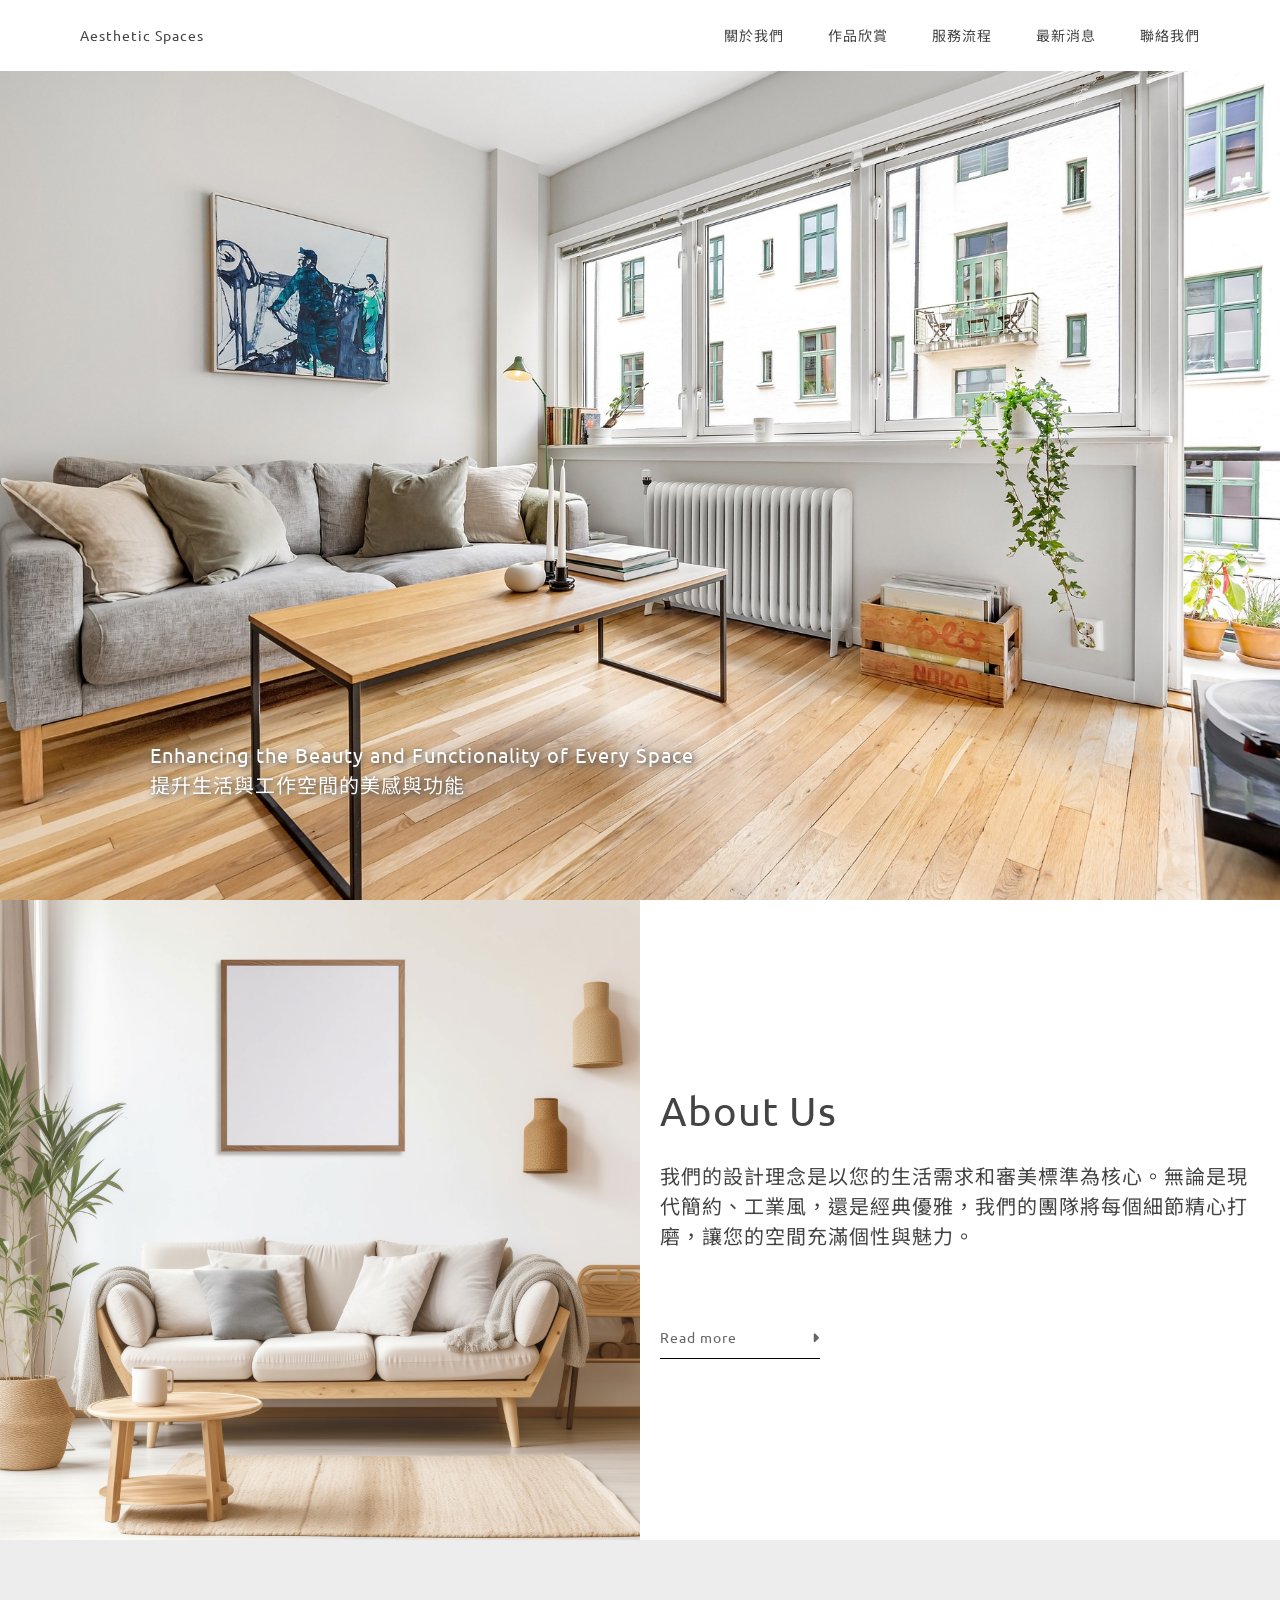
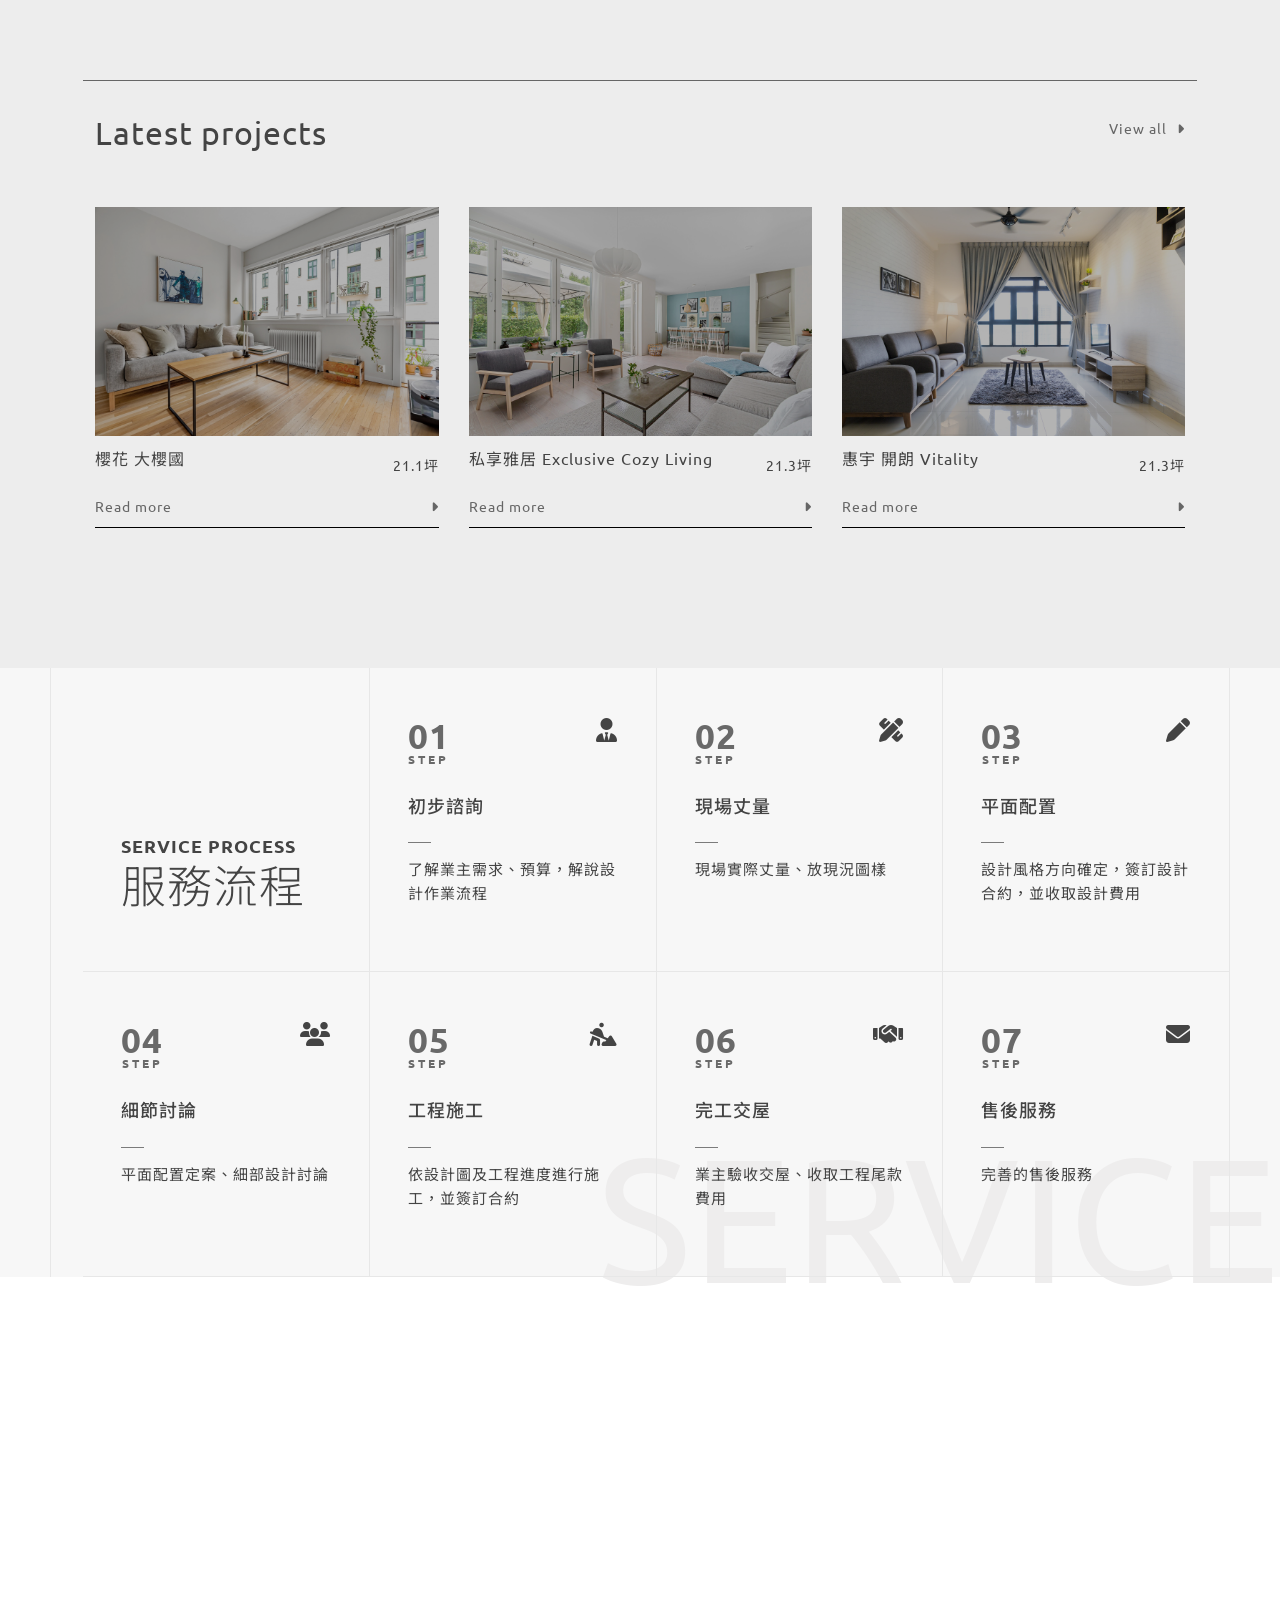
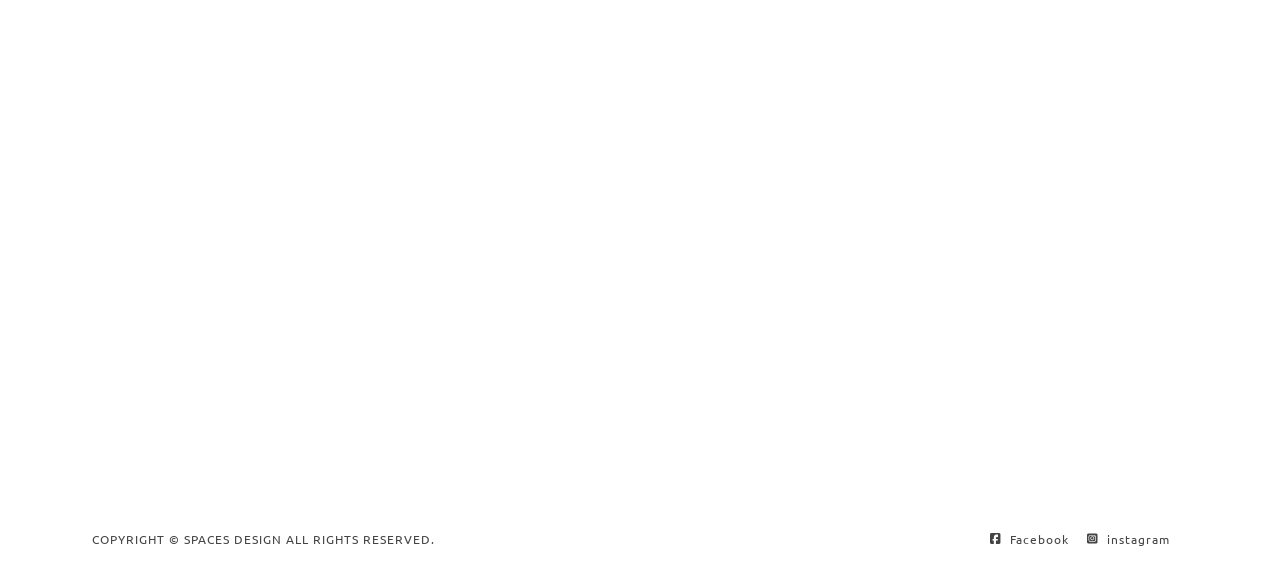
<file: index.html>
<!DOCTYPE html>
<html lang="en">
<head>
    <meta charset="UTF-8">
    <meta name="viewport" content="width=device-width, initial-scale=1.0">
    <title>Aesthetic Spaces</title>
     <!-- Bootstrap導入程式 -->
    <!-- Latest compiled and minified CSS -->
    <link href="https://cdn.jsdelivr.net/npm/bootstrap@5.3.3/dist/css/bootstrap.min.css" rel="stylesheet">

    <!-- Latest compiled JavaScript -->
    <script src="https://cdn.jsdelivr.net/npm/bootstrap@5.3.3/dist/js/bootstrap.bundle.min.js"></script>
    <!-- 連結css -->
     <link rel="stylesheet" href="css/style.css">
     <link rel="stylesheet" href="css/index.css">
     
     <link rel="stylesheet" href="https://cdnjs.cloudflare.com/ajax/libs/font-awesome/6.6.0/css/all.min.css" integrity="sha512-Kc323vGBEqzTmouAECnVceyQqyqdsSiqLQISBL29aUW4U/M7pSPA/gEUZQqv1cwx4OnYxTxve5UMg5GT6L4JJg==" crossorigin="anonymous" referrerpolicy="no-referrer" />
     
     <!-- AOS -->
     <link rel="stylesheet" href="https://unpkg.com/aos@next/dist/aos.css" />
     <script src="https://unpkg.com/aos@next/dist/aos.js"></script>


    <!-- Swiper's CSS -->
    <link rel="stylesheet" href="https://unpkg.com/swiper/swiper-bundle.min.css" />

</head>
<body>
    <div class="wrapper">
        <header class="header">
            <div class="logo"><a href="index.html">Aesthetic Spaces</a></div>
            <div class="nav" id="linkbar">
                <nav>

                    <a href="about.html">
                        <span class="tw">關於我們</span>
                    </a>
                    <a href="project.html">
                        <span class="tw">作品欣賞</span>
                    </a>
                    <a href="service.html">
                        <span class="tw">服務流程</span>
                    </a>
                    <a href="news.html">
                        <span class="tw">最新消息</span>
                    </a>
                    <a href="contact.html">
                        <span class="tw">聯絡我們</span>
                    </a>
                </nav>
            </div>
            
            <div class="hamburger" id="toggle" >
                <i class="fa fa-bars fa-2x" onclick="ChangeIcon(this)"></i>
                               
                <script src="js/main.js"></script>
            </div>

        </header>

         <!-- Swiper -->
        <div class="swiper swiper-1">
            <div class="swiper-wrapper">
                <div class="swiper-slide">
                    <img src="img/index/1.jpg">
                    <div class="caption">
                        <div class="en">Create the Perfect Space, Just for You</div>
                        <div class="cn">打造專屬您的理想空間</div>
                    </div>
                </div>
                <div class="swiper-slide">
                    <img src="img/index/2.jpg">
                    <div class="caption" >
                        <div class="en">Enhancing the Beauty and Functionality of Every Space</div>
                        <div class="cn">提升生活與工作空間的美感與功能</div>
                    </div>
                </div>
                <div class="swiper-slide">
                    <img src="img/index/3.jpg">
                    <div class="caption">
                        <div class="en">Design Meet Your Needs</div>
                        <div class="cn">滿足你的需求</div>
                    </div>
                </div>
            </div>
        </div>
        


        <div class="main">
            <div class="about">
                <div class="container-fluid">
                    <div class="row">
                        <div class="col-lg-6 col-12" style="padding: 0%;">
                            <a href="about.html">
                                <div class="about-img">
                                    <img src="img/index/about.jpg">
                                </div>
                            </a>
                        </div>
                        <div class="col-lg-6 col-12 about-txt">
                            <div class="about-title fs-1">About Us</div>
                            <div class="about-caption fs-5">
                                    <p>
                                        我們的設計理念是以您的生活需求和審美標準為核心。無論是現代簡約、工業風，還是經典優雅，我們的團隊將每個細節精心打磨，讓您的空間充滿個性與魅力。
                                    </p>
                            </div>
                            <div class="about-btn">
                                <div class="readmore">
                                    <a href="about.html">
                                        <div class="crop">
                                            <div class="crop-text">
                                                <span class="crop-text-inner">Read more</span>
                                                <span class="crop-arrow">
                                                <i class="fa-solid fa-caret-right"></i>
                                                </span>
                                            </div>                                            
                                        </div>
                                    </a>
                                </div>
                            </div>
                        </div>                        
                    </div>
                </div>
            </div>

        <div class="projects">
            <div class="container-fluid projects-container">
                <div class="projects-heading row">
                    <div class="col-6 title">Latest projects</div>
                    <div class="col-6 projects-view">
                        <a href="project.html">
                            <div>
                                <div class="crop-text" data-text="View all">
                                    <span class="crop-text-inner">View all</span>
                                    <span class="crop-arrow">
                                    <i class="fa-solid fa-caret-right"></i>
                                    </span>
                                </div>
                            </div>
                        </a>
                    </div>
                </div>

                <div class="projects-wrapper">
                    <div class="swiper swiper-2">
                        <div class="swiper-wrapper">
                            <div class="swiper-slide projects-item">
                                <a>
                                <div class="projects-img">
                                    <img src="img/index/projects-1.jpg">
                                </div>
                                <div class="projects-name">
                                    <div class="projects-title">櫻花 大櫻國</div>
                                    <div class="projects-size">21.1坪</div>
                                </div>
                                <div class="readmore">
                                    <div class="crop">
                                        <div class="crop-text">
                                            <span class="crop-text-inner">Read more</span>
                                            <span class="crop-arrow">
                                            <i class="fa-solid fa-caret-right"></i>
                                            </span>
                                        </div>                                        
                                    </div>
                                </div>
                                </a>
                            </div>
                            <div class="swiper-slide projects-item">
                                <a>
                                <div class="projects-img">
                                    <img src="img/index/projects-2.jpg">
                                </div>
                                <div class="projects-name">
                                    <div class="projects-title">私享雅居 Exclusive Cozy Living</div>
                                    <div class="projects-size">21.3坪</div>
                                </div>
                                <div class="readmore">
                                    <div class="crop">
                                        <div class="crop-text">
                                            <span class="crop-text-inner">Read more</span>
                                            <span class="crop-arrow">
                                            <i class="fa-solid fa-caret-right"></i>
                                            </span>
                                        </div>                                        
                                    </div>
                                </div>
                                </a>
                            </div>
                            <div class="swiper-slide projects-item">
                                <a>
                                <div class="projects-img">
                                    <img src="img/index/projects-3.jpg">
                                </div>
                                <div class="projects-name">
                                    <div class="projects-title">惠宇 開朗 Vitality</div>
                                    <div class="projects-size">21.3坪</div>
                                </div>
                                <div class="readmore">
                                    <div class="crop">
                                        <div class="crop-text">
                                            <span class="crop-text-inner">Read more</span>
                                            <span class="crop-arrow">
                                            <i class="fa-solid fa-caret-right"></i>
                                            </span>
                                        </div>                                        
                                    </div>
                                </div>
                                </a>
                            </div>
                        </div>

                        
                        <div class="swiper-button-next1"><i class="fa-solid fa-circle-chevron-right"></i></div>
                        <div class="swiper-button-prev1"><i class="fa-solid fa-circle-chevron-left"></i></div>
                        

                    </div>
                </div>
            </div>
        </div>

        <div class="service">
            <div class="wrap">
                <ul class="service-list">
                    <div class="titlebox">
                        <em>
                            <i>SERVICE</i>
                            PROCESS
                        </em>
                        <h2>服務流程</h2>
                    </div>
                    <li>
                        <div class="item">
                            <div class="Img">
                                <b class="stepnum">01</b>
                                <i class="fa-solid fa-user-tie"></i>
                            </div>
                            <div class="txt">
                                <h3>初步諮詢</h3>
                                <p class="ellipsis">
                                    了解業主需求、預算，解說設計作業流程
                                </p>
                            </div>
                        </div>
                    </li>
                    <li>
                        <div class="item">
                            <div class="Img">
                                <b class="stepnum">02</b>
                                <i class="fa-solid fa-pen-ruler"></i>
                            </div>
                            <div class="txt">
                                <h3>現場丈量</h3>
                                <p class="ellipsis">
                                    現場實際丈量、放現況圖樣
                                </p>
                            </div>
                        </div>
                    </li>
                    <li>
                        <div class="item">
                            <div class="Img">
                                <b class="stepnum">03</b>
                                <i class="fa-solid fa-pen"></i>
                            </div>
                            <div class="txt">
                                <h3>平面配置</h3>
                                <p class="ellipsis">
                                    設計風格方向確定，簽訂設計合約，並收取設計費用
                                </p>
                            </div>
                        </div>
                    </li>
                    <li>
                        <div class="item">
                            <div class="Img">
                                <b class="stepnum">04</b>
                                <i class="fa-solid fa-users"></i>
                            </div>
                            <div class="txt">
                                <h3>細節討論</h3>
                                <p class="ellipsis">
                                    平面配置定案、細部設計討論
                                </p>
                            </div>
                        </div>
                    </li>
                    <li>
                        <div class="item">
                            <div class="Img">
                                <b class="stepnum">05</b>
                                <i class="fa-solid fa-person-digging"></i>
                            </div>
                            <div class="txt">
                                <h3>工程施工</h3>
                                <p class="ellipsis">
                                    依設計圖及工程進度進行施工，並簽訂合約
                                </p>
                            </div>
                        </div>
                    </li>
                    <li>
                        <div class="item">
                            <div class="Img">
                                <b class="stepnum">06</b>
                                <i class="fa-solid fa-handshake"></i>
                            </div>
                            <div class="txt">
                                <h3>完工交屋</h3>
                                <p class="ellipsis">
                                    業主驗收交屋、收取工程尾款費用
                                </p>
                            </div>
                        </div>
                    </li>
                    <li>
                        <div class="item">
                            <div class="Img">
                                <b class="stepnum">07</b>
                                <i class="fa-solid fa-envelope"></i>
                            </div>
                            <div class="txt">
                                <h3>售後服務</h3>
                                <p class="ellipsis">
                                    完善的售後服務
                                </p>
                            </div>
                        </div>
                    </li>
                </ul>
            </div>
            <div class="etbox">
                SERVICE
            </div>
        </div>

        <div class="news" data-aos="fade-down" data-aos-duration="500">
            <div class="wrap">
                <div class="newsbox">
                    <div class="titlebox">
                        <em>
                            <i>LATEST</i>
                            NEWS
                        </em>
                        <h2>最新消息</h2>
                    </div>
                    <ul class="newslist">
                        <div aria-live="polite" class="slick-list" style="height: 295px;">
                            <div class="slick-track">
                                <li class="slick-slide">
                                    <div class="item">
                                        <div class="date">
                                            <b>2024\06\13</b>
                                        </div>
                                        <div class="newicon">最新快訊</div>
                                        <h3>2023 金堂獎《Light Life》入圍</h3>
                                    </div>
                                </li>
                            </div>
                        </div>
                    </ul>
                    <div class="contralbar">
                        <a class="news-prev">
                            <i class="fa-solid fa-chevron-left"></i>
                        </a>
                        <b class="news-thisnum">
                            <div aria-live="polite" class="slick-list">
                                <div class="slick-track">
                                    <li class="slick-slide">01</li>
                                </div>
                            </div>
                        </b>
                        <b class="news-allnum">01</b>
                        <a class="news-next">
                            <i class="fa-solid fa-chevron-right"></i>
                        </a>
                    </div>
                    <div class="btn">
                        <a href="news.html">
                            VIEW MORE
                        <i class="fa-solid fa-chevron-right"></i>
                        </a>
                        
                    </div>
                </div>
            </div>
        </div>

    </div>

    <footer class="footer">
        <div class="container">
            <div class="row">
                <div class="col-lg-4 col-12">COPYRIGHT © SPACES DESIGN ALL RIGHTS RESERVED.</div>
                <div class="col-lg-8 col-12">
                    <div class="footer-right">
                        <div class="facebook icon">
                            <i class="fa-brands fa-square-facebook"></i>
                            <p class="icon-text">Facebook</p>
                        </div>
                        <div class="instagram icon">
                            <i class="fa-brands fa-square-instagram"></i>
                            <p class="icon-text">instagram</p>
                        </div>
                    </div>
                </div>
            </div>
        </div>
    </footer>
    <div class="scroll-top" style="display: none;">
        <div class="scroll-top-container">
            <i class="fa-solid fa-caret-up"></i>
            <a href="#"><p class="icon-text">top</p></a>       
        </div>
    </div>
    </div>
         <!-- Swiper's JS -->
         <script src="https://unpkg.com/swiper/swiper-bundle.min.js"></script>
         <script src="js/swiper.js"></script>
 
    <script>
        AOS.init();
    </script>
    <script src="js/script.js"></script>
</body>
</html>
</file>
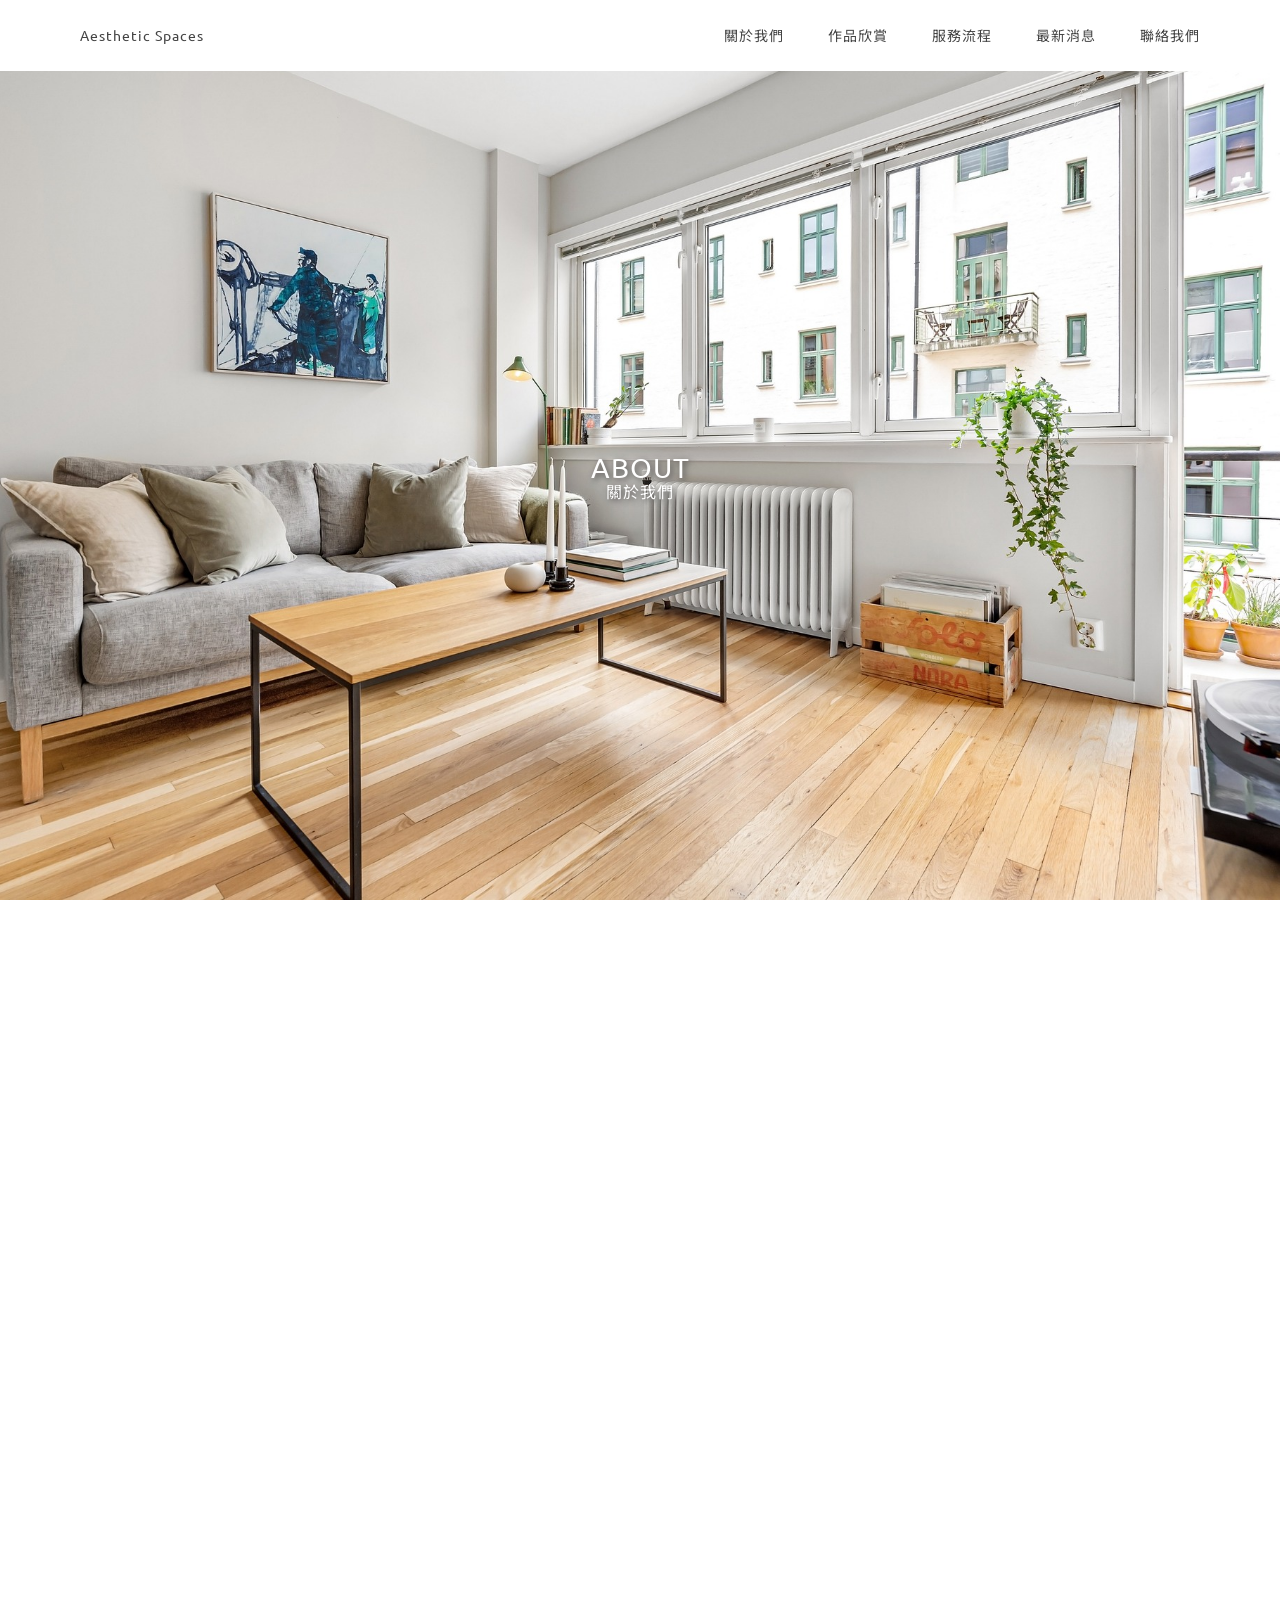
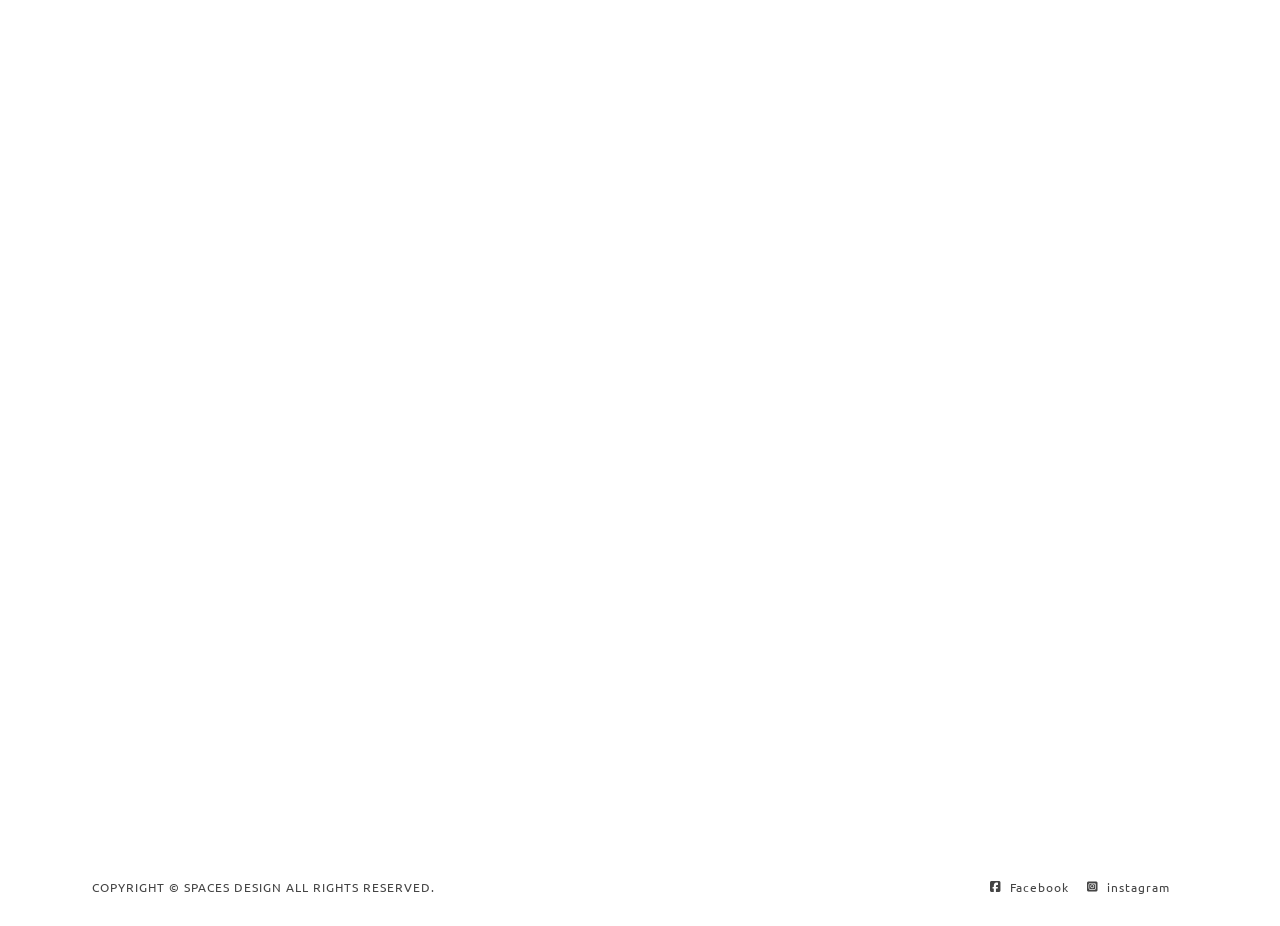
<file: about.html>
<!DOCTYPE html>
<html lang="en">
<head>
    <meta charset="UTF-8">
    <meta name="viewport" content="width=device-width, initial-scale=1.0">
    <title>Aesthetic Spaces</title>
       <!-- Bootstrap導入程式 -->
    <!-- Latest compiled and minified CSS -->
    <link href="https://cdn.jsdelivr.net/npm/bootstrap@5.3.3/dist/css/bootstrap.min.css" rel="stylesheet">

    <!-- Latest compiled JavaScript -->
    <script src="https://cdn.jsdelivr.net/npm/bootstrap@5.3.3/dist/js/bootstrap.bundle.min.js"></script>
    <!-- 連結css -->
     <link rel="stylesheet" href="css/style.css">
     <link rel="stylesheet" href="css/about.css">
     
     <link rel="stylesheet" href="https://cdnjs.cloudflare.com/ajax/libs/font-awesome/6.6.0/css/all.min.css" integrity="sha512-Kc323vGBEqzTmouAECnVceyQqyqdsSiqLQISBL29aUW4U/M7pSPA/gEUZQqv1cwx4OnYxTxve5UMg5GT6L4JJg==" crossorigin="anonymous" referrerpolicy="no-referrer" />
     <!-- AOS -->
     <link rel="stylesheet" href="https://unpkg.com/aos@next/dist/aos.css" />
     <script src="https://unpkg.com/aos@next/dist/aos.js"></script>


    <!-- Swiper's CSS -->
    <link rel="stylesheet" href="https://unpkg.com/swiper/swiper-bundle.min.css" />
</head>
<body>
    <div class="wrapper">
        <div class="header">
            <div class="logo"><a href="index.html">Aesthetic Spaces</a></div>
            <div class="nav" id="linkbar">
                <nav>

                    <a href="about.html">
                        <span class="tw">關於我們</span>
                    </a>
                    <a href="project.html">
                        <span class="tw">作品欣賞</span>
                    </a>
                    <a href="service.html">
                        <span class="tw">服務流程</span>
                    </a>
                    <a href="news.html">
                        <span class="tw">最新消息</span>
                    </a>
                    <a href="contact.html">
                        <span class="tw">聯絡我們</span>
                    </a>
                </nav>
            </div>

            <div class="hamburger" id="toggle" >
                <i class="fa fa-bars fa-2x" onclick="ChangeIcon(this)"></i>
                               
                <script src="js/main.js"></script>
            </div>
        </div>

        <div class="top">
            <div class="top-images" style="background-image: url(img/about/top.jpg);">
                <h1 class="top-title">ABOUT</h1>
                <h4 class="top-subtitle">關於我們</h4>
            </div>
        </div>
        <div class="main">
            <section class="about"data-aos="fade-up"  data-aos-duration="400">
                <div class="container">
                    <div class="row about-container">
                        <div class="col-lg-6 col-12 about-info" id="about-info">
                            <div class="about-title fs-1">About Us</div>
                            <div class="about-caption">
                                <span>我們專注於聆聽客戶的需求，</span>
                                <span>透過專業的設計理念、</span>
                                <span>精湛的工藝以及對細節的追求，</span>
                                <span>為每一位客戶量身打造專屬的家居空間，</span>
                                <span>讓家成為真正的避風港，</span>
                                <span>滿足功能性與美感的雙重需求。</span>
                            </div>
                        </div>
                        <div class="col-lg-6 col-12" id="about-img">
                            <div class="about-img"></div>
                        </div>
                    </div>
                </div>

            </section>

            <section class="design" data-aos="fade-up"  data-aos-duration="400">
                <div class="container">
                    <div class="row">
                        <div class="col-lg-5 col-12 design-img">
                            <div class="images">
                                <img src="img/about/design.jpg">
                            </div>
                        </div>
                        <div class="col-lg-6 col-12 design-info">
                            <div class="design-title fs-1">Design Concept</div>
                            <div class="design-caption">
                                <div class="design-text">
                                    <span>我們以平面規劃為室內設計藍團，</span>
                                    <span>透過詳細的繪圖和作業程序，</span>
                                    <span>侃談彼此的想法，專注傾聽需求</span>
                                    <span>探索最真實的期盼</span>
                                    <span>與你一起實踐夢想中的藍圖</span>
                                </div>
                                <div class="design-text">
                                    <span>我們執守專業的美學素養，</span>
                                    <span>詮釋專業場域之美，</span>
                                    <span>秉持著高度的責任心和專業態度，</span>
                                    <span>以嚴謹準則把關工程的每個細節。</span>
                                </div>
                            </div>
                        </div>
                    </div>
                </div>
            </section>
        </div>
    </div>
    
    <footer class="footer">
        <div class="container">
            <div class="row">
                <div class="col-lg-4 col-12">COPYRIGHT © SPACES DESIGN ALL RIGHTS RESERVED.</div>
                <div class="col-lg-8 col-12">
                    <div class="footer-right">
                        <div class="facebook icon">
                            <i class="fa-brands fa-square-facebook"></i>
                            <p class="icon-text">Facebook</p>
                        </div>
                        <div class="instagram icon">
                            <i class="fa-brands fa-square-instagram"></i>
                            <p class="icon-text">instagram</p>
                        </div>
                    </div>
                </div>
            </div>
        </div>
    </footer>
    <div class="scroll-top" style="display: none;">
        <div class="scroll-top-container">
            <i class="fa-solid fa-caret-up"></i>
            <a href="#"><p class="icon-text">top</p></a>       
        </div>
    </div>

    <script>
        AOS.init();
    </script>
    <script src="js/script.js"></script>
</body>
</html>
</file>
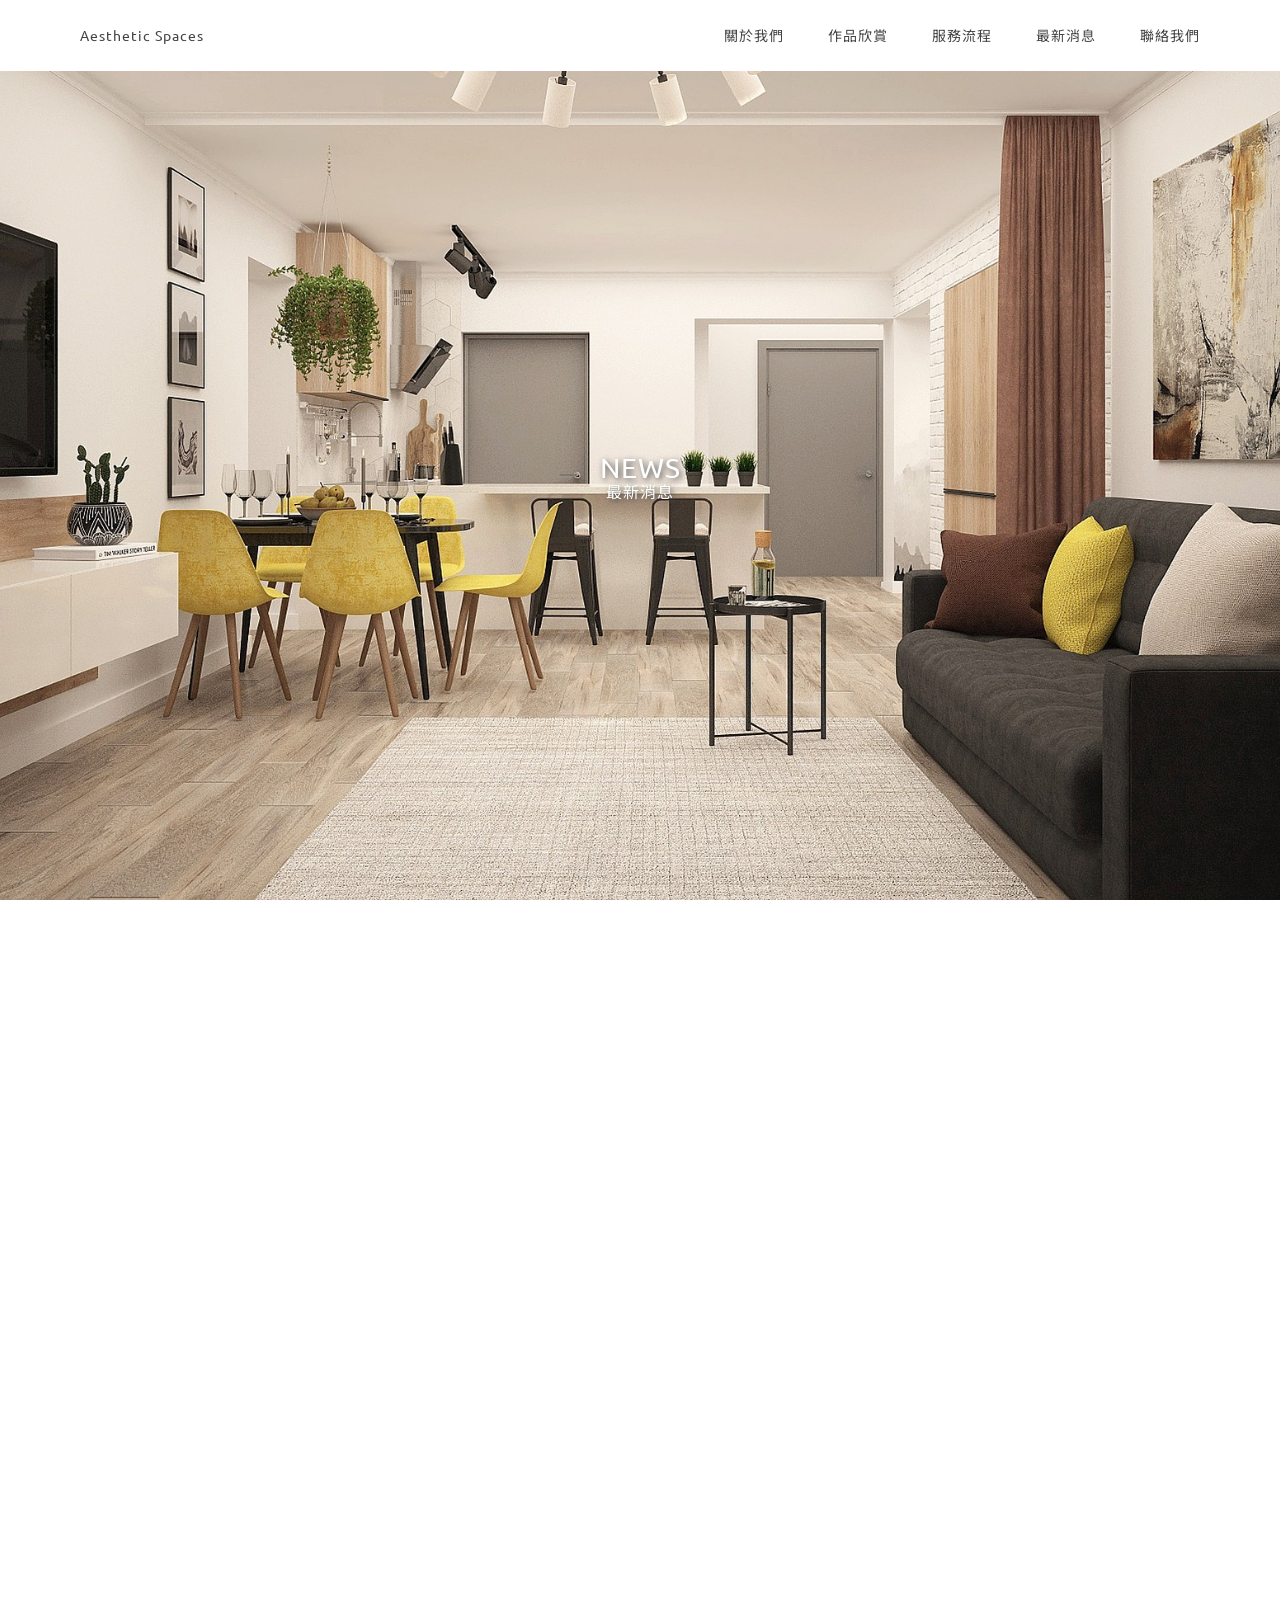
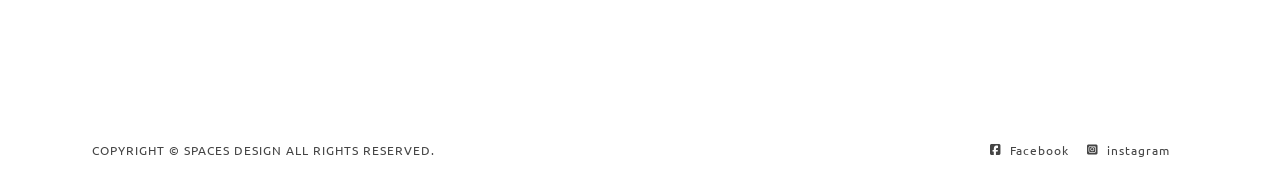
<file: news.html>
<!DOCTYPE html>
<html lang="en">
<head>
    <meta charset="UTF-8">
    <meta name="viewport" content="width=device-width, initial-scale=1.0">
    <title>Aesthetic Spaces</title>
       <!-- Bootstrap導入程式 -->
    <!-- Latest compiled and minified CSS -->
    <link href="https://cdn.jsdelivr.net/npm/bootstrap@5.3.3/dist/css/bootstrap.min.css" rel="stylesheet">

    <!-- Latest compiled JavaScript -->
    <script src="https://cdn.jsdelivr.net/npm/bootstrap@5.3.3/dist/js/bootstrap.bundle.min.js"></script>
    <!-- 連結css -->
     <link rel="stylesheet" href="css/style.css">
     <link rel="stylesheet" href="css/news.css">
     
     <link rel="stylesheet" href="https://cdnjs.cloudflare.com/ajax/libs/font-awesome/6.6.0/css/all.min.css" integrity="sha512-Kc323vGBEqzTmouAECnVceyQqyqdsSiqLQISBL29aUW4U/M7pSPA/gEUZQqv1cwx4OnYxTxve5UMg5GT6L4JJg==" crossorigin="anonymous" referrerpolicy="no-referrer" />
     <!-- AOS -->
     <link rel="stylesheet" href="https://unpkg.com/aos@next/dist/aos.css" />
     <script src="https://unpkg.com/aos@next/dist/aos.js"></script>


    <!-- Swiper's CSS -->
    <link rel="stylesheet" href="https://unpkg.com/swiper/swiper-bundle.min.css" />
</head>
<body>
    <div class="wrapper">
        <div class="header">
            <div class="logo"><a href="index.html">Aesthetic Spaces</a></div>
            <div class="nav" id="linkbar">
                <nav>

                    <a href="about.html">
                        <span class="tw">關於我們</span>
                    </a>
                    <a href="project.html">
                        <span class="tw">作品欣賞</span>
                    </a>
                    <a href="service.html">
                        <span class="tw">服務流程</span>
                    </a>
                    <a href="news.html">
                        <span class="tw">最新消息</span>
                    </a>
                    <a href="contact.html">
                        <span class="tw">聯絡我們</span>
                    </a>
                </nav>
            </div>

            <div class="hamburger" id="toggle" >
                <i class="fa fa-bars fa-2x" onclick="ChangeIcon(this)"></i>
                               
                <script src="js/main.js"></script>
            </div>
        </div>

        <div class="top">
            <div class="top-images" style="background-image: url(img/news/top.jpg);">
                <h1 class="top-title">NEWS</h1>
                <h4 class="top-subtitle">最新消息</h4>
            </div>
        </div>
        <div class="main">
            <div class="news">
                <div class="news-list">
                    <a class="news-item" data-aos="fade-down">
                        <div class="news-date">2024/06/13</div>
                        <div class="news-img">
                            <img src="img/projects/p2.jpg">
                        </div>
                        <div class="news-info">
                            <div class="news-title">2023 金堂獎《Light Life》入圍</div>
                            <div class="readmore">
                                <div class="crop">
                                    <div class="crop-text">
                                        <span class="crop-text-inner">Read more</span>
                                        <span class="crop-arrow">
                                            <i class="fa-solid fa-caret-right"></i>
                                        </span>
                                    </div>                                        
                                </div>
                            </div>
                        </div>                                
                    </a>
                    <a class="news-item" data-aos="fade-down">
                        <div class="news-date">2023/12/27</div>
                        <div class="news-img">
                            <img src="img/projects/p7.jpg">
                        </div>
                        <div class="news-info">
                            <div class="news-title">2023 OUTSTANDING PROPERTY AWARD LONDON《Light Life》榮獲 Official Selection</div>
                            <div class="readmore">
                                <div class="crop">
                                    <div class="crop-text">
                                        <span class="crop-text-inner">Read more</span>
                                        <span class="crop-arrow">
                                            <i class="fa-solid fa-caret-right"></i>
                                        </span>
                                    </div>                                        
                                </div>
                            </div>
                        </div>                                
                    </a>
                    <a class="news-item" data-aos="fade-down">
                        <div class="news-date">2023/12/27</div>
                        <div class="news-img">
                            <img src="img/projects/p3.jpg">
                        </div>
                        <div class="news-info">
                            <div class="news-title">2023 OUTSTANDING PROPERTY AWARD LONDON《Vitality》榮獲 Official Selection</div>
                            <div class="readmore">
                                <div class="crop">
                                    <div class="crop-text">
                                        <span class="crop-text-inner">Read more</span>
                                        <span class="crop-arrow">
                                            <i class="fa-solid fa-caret-right"></i>
                                        </span>
                                    </div>                                        
                                </div>
                            </div>
                        </div>                                
                    </a>
                    <a class="news-item" data-aos="fade-down">
                        <div class="news-date">2023/11/07</div>
                        <div class="news-img">
                            <img src="img/projects/p3.jpg">
                        </div>
                        <div class="news-info">
                            <div class="news-title">2023 APDC 亞太設計精英邀請賽《Vitality》榮獲 佳作獎</div>
                            <div class="readmore">
                                <div class="crop">
                                    <div class="crop-text">
                                        <span class="crop-text-inner">Read more</span>
                                        <span class="crop-arrow">
                                            <i class="fa-solid fa-caret-right"></i>
                                        </span>
                                    </div>                                        
                                </div>
                            </div>
                        </div>                                
                    </a>
                    <a class="news-item" data-aos="fade-down">
                        <div class="news-date">2023/10/17</div>
                        <div class="news-img">
                            <img src="img/projects/p5.jpg">
                        </div>
                        <div class="news-info">
                            <div class="news-title">2023 APDC 亞太設計精英邀請賽《櫻花 大櫻國》榮獲 佳作獎</div>
                            <div class="readmore">
                                <div class="crop">
                                    <div class="crop-text">
                                        <span class="crop-text-inner">Read more</span>
                                        <span class="crop-arrow">
                                            <i class="fa-solid fa-caret-right"></i>
                                        </span>
                                    </div>                                        
                                </div>
                            </div>
                        </div>                                
                    </a>

                </div>
            </div>

        </div>
    </div>
    
    <footer class="footer">
        <div class="container">
            <div class="row">
                <div class="col-lg-4 col-12">COPYRIGHT © SPACES DESIGN ALL RIGHTS RESERVED.</div>
                <div class="col-lg-8 col-12">
                    <div class="footer-right">
                        <div class="facebook icon">
                            <i class="fa-brands fa-square-facebook"></i>
                            <p class="icon-text">Facebook</p>
                        </div>
                        <div class="instagram icon">
                            <i class="fa-brands fa-square-instagram"></i>
                            <p class="icon-text">instagram</p>
                        </div>
                    </div>
                </div>
            </div>
        </div>
    </footer>
    <div class="scroll-top" style="display: none;">
        <div class="scroll-top-container">
            <i class="fa-solid fa-caret-up"></i>
            <a href="#"><p class="icon-text">top</p></a>       
        </div>
    </div>

    <script>
        AOS.init();
    </script>
    <script src="js/script.js"></script>
</body>
</html>
</file>
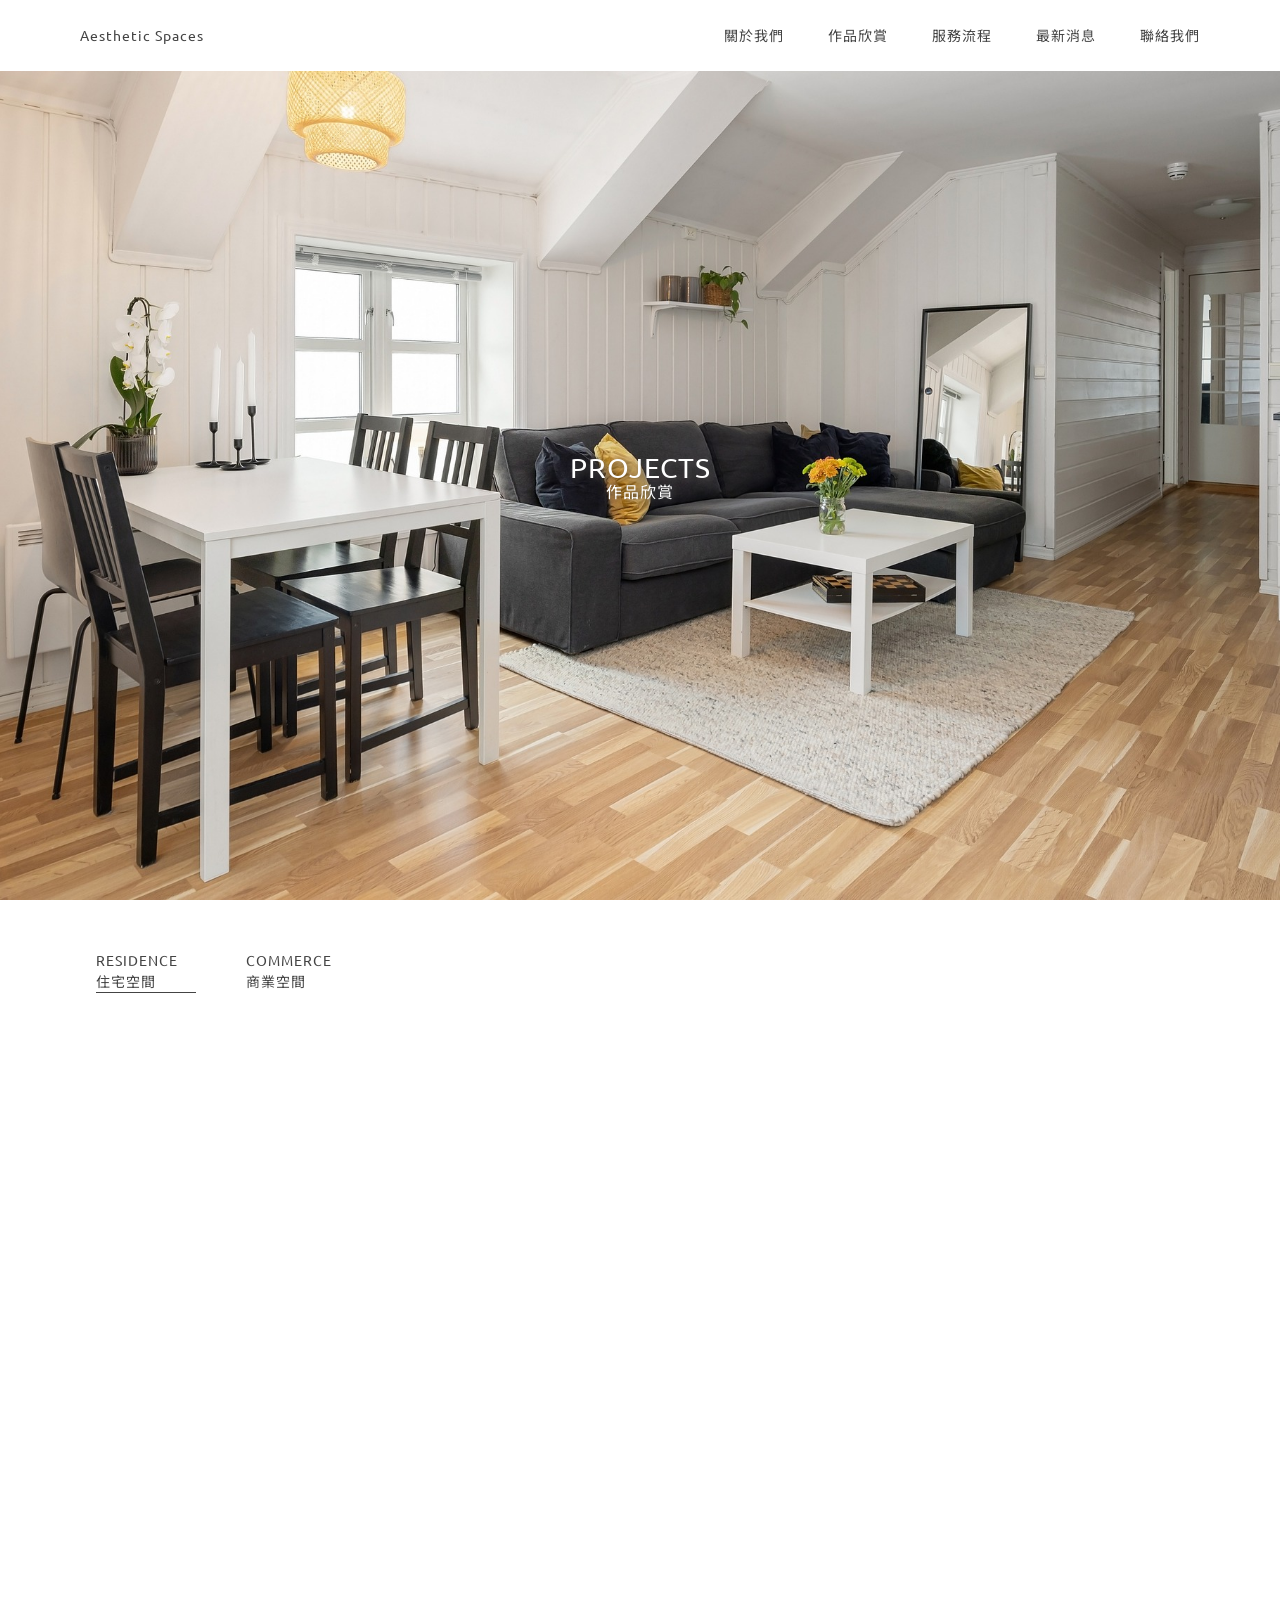
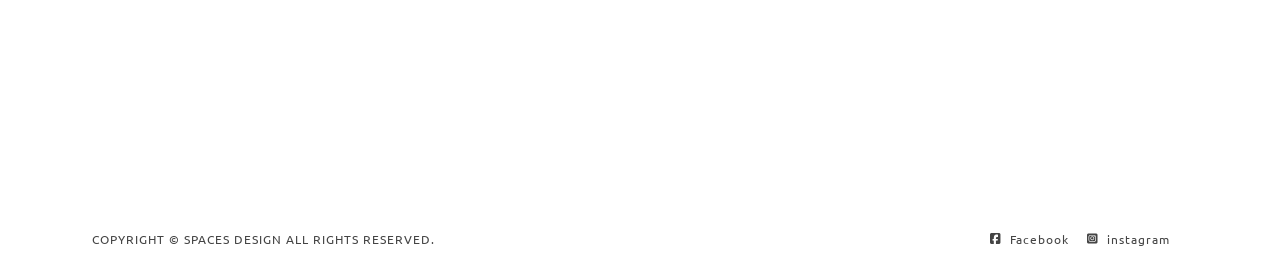
<file: project.html>
<!DOCTYPE html>
<html lang="en">
<head>
    <meta charset="UTF-8">
    <meta name="viewport" content="width=device-width, initial-scale=1.0">
    <title>Aesthetic Spaces</title>
       <!-- Bootstrap導入程式 -->
    <!-- Latest compiled and minified CSS -->
    <link href="https://cdn.jsdelivr.net/npm/bootstrap@5.3.3/dist/css/bootstrap.min.css" rel="stylesheet">

    <!-- Latest compiled JavaScript -->
    <script src="https://cdn.jsdelivr.net/npm/bootstrap@5.3.3/dist/js/bootstrap.bundle.min.js"></script>
    <!-- 連結css -->
     <link rel="stylesheet" href="css/style.css">
     <link rel="stylesheet" href="css/projects.css">
     
     <link rel="stylesheet" href="https://cdnjs.cloudflare.com/ajax/libs/font-awesome/6.6.0/css/all.min.css" integrity="sha512-Kc323vGBEqzTmouAECnVceyQqyqdsSiqLQISBL29aUW4U/M7pSPA/gEUZQqv1cwx4OnYxTxve5UMg5GT6L4JJg==" crossorigin="anonymous" referrerpolicy="no-referrer" />
     <!-- AOS -->
     <link rel="stylesheet" href="https://unpkg.com/aos@next/dist/aos.css" />
     <script src="https://unpkg.com/aos@next/dist/aos.js"></script>


    <!-- Swiper's CSS -->
    <link rel="stylesheet" href="https://unpkg.com/swiper/swiper-bundle.min.css" />
</head>
<body>
    <div class="wrapper">
        <div class="header">
            <div class="logo"><a href="index.html">Aesthetic Spaces</a></div>
            <div class="nav" id="linkbar">
                <nav>

                    <a href="about.html">
                        <span class="tw">關於我們</span>
                    </a>
                    <a href="project.html">
                        <span class="tw">作品欣賞</span>
                    </a>
                    <a href="service.html">
                        <span class="tw">服務流程</span>
                    </a>
                    <a href="news.html">
                        <span class="tw">最新消息</span>
                    </a>
                    <a href="contact.html">
                        <span class="tw">聯絡我們</span>
                    </a>
                </nav>
            </div>

            <div class="hamburger" id="toggle" >
                <i class="fa fa-bars fa-2x" onclick="ChangeIcon(this)"></i>
                               
                <script src="js/main.js"></script>
            </div>
        </div>

        <div class="top">
            <div class="top-images" style="background-image: url(img/projects/top.jpg);">
                <h1 class="top-title">PROJECTS</h1>
                <h4 class="top-subtitle">作品欣賞</h4>
            </div>
        </div>
        <div class="main">
            <div class="project">
                <div class="container-fliud">
                    <div class="row ">
                        <div class="col-12 project-menu">
                            <div class="project-menu-item active">
                                <span class="en">RESIDENCE</span>
                                <span class="tw">住宅空間</span>
                            </div>
                            <div class="project-menu-item">
                                <a>
                                    <span class="en">COMMERCE</span>
                                    <span class="tw">商業空間</span>
                                </a>
                                
                            </div>
                        </div>
                    </div>

                    <div class="project-list">
                        <a class="projects-item" data-aos="fade-down">
                            <div class="projects-img">
                                <img src="img/projects/p6.jpg">
                            </div>
                            <div class="project-info">
                                <div class="projects-name">
                                    <div class="projects-title">大毅 家幸福</div>
                                    <div class="projects-size">21.3坪</div>
                                </div>
                                <div class="readmore">
                                    <div class="crop">
                                        <div class="crop-text">
                                            <span class="crop-text-inner">Read more</span>
                                            <span class="crop-arrow">
                                                <i class="fa-solid fa-caret-right"></i>
                                            </span>
                                        </div>                                        
                                    </div>
                                </div>
                            </div>
                            
                            
                        </a>
                        <a class="projects-item" data-aos="fade-down">
                            <div class="projects-img">
                                <img src="img/projects/p2.jpg">
                            </div>
                            <div class="project-info">
                                <div class="projects-name">
                                    <div class="projects-title">私享雅居 Exclusive Cozy Living</div>
                                    <div class="projects-size">21.3坪</div>
                                </div>
                                <div class="readmore">
                                    <div class="crop">
                                        <div class="crop-text">
                                            <span class="crop-text-inner">Read more</span>
                                            <span class="crop-arrow">
                                            <i class="fa-solid fa-caret-right"></i>
                                            </span>
                                        </div>                                        
                                    </div>
                                </div>
                            </div>
                        </a>
                        <a class="projects-item" data-aos="fade-down">
                            <div class="projects-img">
                                <img src="img/projects/p3.jpg">
                            </div>
                            <div class="project-info">
                                <div class="projects-name">
                                    <div class="projects-title">惠宇 開朗 Vitality</div>
                                    <div class="projects-size">21.3坪</div>
                                </div>
                                <div class="readmore">
                                    <div class="crop">
                                        <div class="crop-text">
                                            <span class="crop-text-inner">Read more</span>
                                            <span class="crop-arrow">
                                            <i class="fa-solid fa-caret-right"></i>
                                            </span>
                                        </div>                                        
                                    </div>
                                </div>
                            </div>
                        </a>
                        <a class="projects-item" data-aos="fade-down">
                            <div class="projects-img">
                                <img src="img/projects/p7.jpg">
                            </div>
                            <div class="project-info">
                                <div class="projects-name">
                                    <div class="projects-title">邱宅 Light Life</div>
                                    <div class="projects-size">70坪</div>
                                </div>
                                <div class="readmore">
                                    <div class="crop">
                                        <div class="crop-text">
                                            <span class="crop-text-inner">Read more</span>
                                            <span class="crop-arrow">
                                            <i class="fa-solid fa-caret-right"></i>
                                            </span>
                                        </div>                                        
                                    </div>
                                </div>
                            </div>
                        </a>
                        <a class="projects-item" data-aos="fade-down">
                            <div class="projects-img">
                                <img src="img/projects/p5.jpg">
                            </div>
                            <div class="project-info">
                                <div class="projects-name">
                                    <div class="projects-title">櫻花 大櫻國</div>
                                    <div class="projects-size">21.1坪</div>
                                </div>
                                <div class="readmore">
                                    <div class="crop">
                                        <div class="crop-text">
                                            <span class="crop-text-inner">Read more</span>
                                            <span class="crop-arrow">
                                            <i class="fa-solid fa-caret-right"></i>
                                            </span>
                                        </div>                                        
                                    </div>
                                </div>
                            </div>
                        </a>
                    
                    </div>
                </div>

            </div>
        </div>
    </div>
    
    <footer class="footer">
        <div class="container">
            <div class="row">
                <div class="col-lg-4 col-12">COPYRIGHT © SPACES DESIGN ALL RIGHTS RESERVED.</div>
                <div class="col-lg-8 col-12">
                    <div class="footer-right">
                        <div class="facebook icon">
                            <i class="fa-brands fa-square-facebook"></i>
                            <p class="icon-text">Facebook</p>
                        </div>
                        <div class="instagram icon">
                            <i class="fa-brands fa-square-instagram"></i>
                            <p class="icon-text">instagram</p>
                        </div>
                    </div>
                </div>
            </div>
        </div>
    </footer>
    <div class="scroll-top" style="display: none;">
        <div class="scroll-top-container">
            <i class="fa-solid fa-caret-up"></i>
            <a href="#"><p class="icon-text">top</p></a>       
        </div>
    </div>

    <script>
        AOS.init();
    </script>
    <script src="js/script.js"></script>
</body>
</html>
</file>
<file: css/style.css>
@import url('https://fonts.googleapis.com/css2?family=Ubuntu:ital,wght@0,300;0,400;0,500;0,700;1,300;1,400;1,500;1,700&display=swap');

@import url('https://fonts.googleapis.com/css2?family=Noto+Sans+TC:wght@100..900&family=Ubuntu:ital,wght@0,300;0,400;0,500;0,700;1,300;1,400;1,500;1,700&display=swap');

body{
    font-size: 14px;
    font-family:"Ubuntu", sans-serif, "Noto Sans TC", "Microsoft JhengHei";
    line-height: 1.5;
    letter-spacing: 1px;
    color: #444;
    background-color: #fff;
    margin: 0;
}
div {
    display: block;
}

.header{
    background: white;
    top: 0;
    left: 0;
    padding: 10px 80px;
    position: fixed;
    width: 100%;
    box-sizing: border-box;
    display: flex;
    align-items: center;
    justify-content: space-between;
    z-index: 100;

}
.nav nav a {
    position: relative;
    margin: 15px 0 15px 40px;
    display: inline-block;

}
.nav nav a::after {
    content:" ";
    position: absolute;
    right:50%;
    left:50%;
    bottom:-5px;
    border-bottom:1px solid #444;
    transition: .3s;
}
.nav nav a:hover::after {
    right:0%;
    left:0%;
}
a {
    text-decoration: none;
    display: block;
    color: #444;
}

.hamburger {
    display: flex;

}
.show-nav {
    color: #fff;
}

.show-nav a {
    color: #fff;
}

.show-nav .nav {
    position: fixed;
    top: 0;
    left: 0;
    width: 100%;
    height: 100vh;
    background: #444;
    overflow: hidden;
    display: flex;
    align-items: center;
    justify-content: center;
    padding: 0 50px;
    box-sizing: border-box;
    z-index: -1;
    flex-direction: column;

}
.show-nav .nav nav {
    text-align: center;
    display: flex;
    flex-flow: column;
}
.show-nav .nav nav a {
    margin: 15px 0;
    color: #fff; 
}

.show-nav .hamburger {
    display: flex;
}
.readmore{
    border-bottom: 1px solid #000;
    margin-top: 10px;
}

.crop-text {
    display: flex;
    justify-content: space-between;
    color: #666;
    padding-bottom: 10px;
}
.crop-text:hover{
    color: #000;
}

.footer {
    font-size: 12px;
    padding: 30px 80px;
}
.footer-right{
    display: flex;
    justify-content: flex-end;
}
.icon {
    display: flex;
    align-items: center;
    margin-right: 10px;
}
.icon-text {
    position: relative;
    margin: 0 8px;
}

.top-images{
    height: 100vh;
    background-repeat: no-repeat;
    background-size: cover;
    background-position: center;
    display: flex;
    flex-direction: column;
    align-items: center;
    justify-content: center;
}

.top-title {
    font-size: 1.75rem;
    margin-top: 60px;
}
.top-subtitle {
    font-size: 1rem;
    margin-top: -10px;
}
.top-title, .top-subtitle {
    z-index: 4;
    font-weight: normal;
    color: #fff;
    text-shadow:2px 2px 6px #444;
}
.scroll-top {
    cursor: pointer;
    position: fixed;
    bottom: 30px;
    right: 30px;
    z-index: 100;

}
.scroll-top-container {
    display: flex;
    align-items: center;
    margin-left: 5px;
}
@media screen and (min-width:981px){
    .hamburger {
        display: none;
    }

}

@media screen and (max-width:980px){
    .nav {
        display: none;
    }

} 
@media screen and (max-width:640px){
    .header{
        padding: 10px 20px;
    }
    .footer {
        padding: 30px 20px;   
    }
    .footer-right{
        margin-top: 10px;
        justify-content: flex-start;
    }
}
</file>
<file: css/index.css>
ul{
    list-style: none;
}
em{
    font-style: normal;
}
.swiper-1 {
    width: 100%;
    height: 100vh;
}
.swiper-1 .swiper-slide img{
    width: 100%;
    height: 100%;
    object-fit: cover;
}
.caption {
    position: absolute;
    bottom: 100px;
    left: 150px;
    font-size: 20px;
    color: #fff;
    text-shadow:2px 2px 6px #444;
}

.about-img{
    overflow: hidden;
    width: 100%;
    transform: scale(1);
    transition: 0.5s ease-out;
}
.about-img img{
    width: 100%;
    transform: scale(1);
    transition: 0.5s ease-out;
}
.about-img:hover img{
    transform: scale(1.1);
}
.about-txt{
    padding: 50px 20px;
    display: flex;
    justify-content: center;
    flex-direction: column;
}
.about-caption {
    margin-top: 20px;
}
.about-btn {
    max-width: 160px;
    margin-top: 50px;
}

.projects {
    background: #ededed;
    padding: 140px 0;
}
.projects-heading {
    padding-top: 28px;
    border-top: 1px solid #666;
    margin-bottom: 50px;
    display: flex;
    justify-content: space-between;
    align-items: center;
}
.projects-heading .title{
    font-size: 32px;
}
.projects-view{
    width: 100px;
}
.projects-img {
    overflow: hidden;
    background-color: black;
}
.projects-img img{
    width: 100%;
    opacity: 0.7;
    transform: scale(1);
    transition: 0.5s ease-out;
}
.projects-item:hover .projects-img img{
    width: 100%;
    opacity: 1;
    transform: scale(1.1);
}
.projects-name{
    display: flex;
    align-items: center;
    justify-content: space-between;
    margin-top: 10px;
}
.projects-title{
    width: 80%;
    height: 40px;
    font-size: 16px;
}
.swiper-2 {
    --swiper-navigation-color: black;
}
.projects-container {
    width: 87%;
    
}

.swiper-2 .swiper-slide{
    width: 100%;
    position: relative;
}
.swiper-button-next::after, .swiper-button-prev::after{
    display: none;
}
.swiper-button-next1, .swiper-button-prev1{
    font-size: 30px;
    top: 33%;
    z-index: 10;
}
.swiper-button-next1{
    position: absolute;
    right: 10px;

}
.swiper-button-prev1{
    position: absolute;
    left: 10px;
}

.service{
    background: #f7f7f7;
    position: relative;
}
.service .wrap {
    position: relative;
    z-index: 4;
    border-left: 1px solid #e7e7e7;
    margin:0px 50px;   
}
.service-list{
    display: flex;
    flex-wrap: wrap;
    margin: 0;
}
.service-list .titlebox{
    padding: 50px 38px;
    position: relative;
    width: 25%;
    display: flex;
    flex-direction: column;
    justify-content: flex-end;
    border-right: 1px solid #e7e7e7;
    border-bottom: 1px solid #e7e7e7;
}
.titlebox em {
    font-size: 18px;
    font-weight: bold;
}
.titlebox em i{
    font-style: normal;
}
.service-list li{
    padding: 50px 38px;
    position: relative;
    width: 25%;
    border-right: 1px solid #e7e7e7;
    border-bottom: 1px solid #e7e7e7;
}

.item .Img {
    display: flex;
    justify-content: space-between;
    padding-bottom: 30px;
}
.item .Img i{
    font-size: 24px;
}
.stepnum{
    font-size: 35px;
    color: #696969;
    line-height: 1;
    text-align: center;
}
.stepnum::after{
    content: "STEP";
    font-size: 12px;
    display: block;
    letter-spacing: 3px;

}
.item .txt h3{
    padding-bottom: 18px;
    font-size: 18px;
}
.item .txt p{
    padding-top: 15px;
    font-size: 15px;
    line-height: 24px;
    position: relative;
}
.item .txt p::before{
    content: "";
    width: 23px;
    height: 1px;
    display: inline-block;
    background: #7b7b7b;
    margin-bottom: 15px;
    position: absolute;
    top: 0;
    left: 0;
}
.service .etbox {
    position: absolute;
    bottom: 0;
    right: 0;
    font-size: 176px;
    color: #eeeded;
    line-height: 0.7;
}
.news{
    background: url(../img/index/1.jpg) no-repeat right center #333437;
    background-size: auto 100%;
    padding: 150px 0;
}
.news .wrap {
    margin:0px 50px;   
}
.newsbox{
    background: #fff;
    width: 80%;
    padding: 50px 70px;
    position: relative;
}
.titlebox h2 {
    font-size: 45px;
    font-weight: 300;
}
.slick-list{
    position: relative;
    display: block;
    overflow: hidden;
    margin: 0;
    padding: 0;
}
.slick-slide{
    display: block;
    height: auto;
    border: 1px solid transparent;
}
.newslist{
    padding-left: 0;
}
.newslist li .item{
    width: 100%;
    overflow: hidden;
    position: relative;
    display: flex;
    line-height: 25px;
    padding: 15px 0;
    align-items: center;
}
.date{
    font-size: 13px;
    font-weight: 200;
    margin-right: 20px;
}
.newicon {
    color: #f6b62c;
    background-color: #4f4f4f;
    font-size: 12px;
    padding: 0px 30px;
    margin-right: 20px;
    min-width: 120px;
    text-align: center;
}
.newslist li .item h3 {
    width: calc(100%-240px);
    font-size: 15px;
    font-weight: 500;
    color: #333;
}
.contralbar{
    display: flex;
    align-items: center;
}
.news-allnum{
    position: relative;
    display: flex;
    align-items: center;
}
.news-allnum::before{
    content: "";
    width: 60px;
    height: 1px;
    background: #c6c6c6;

}
.contralbar a{
    font-size: 12px;
}
.newsbox .btn{
    position: absolute;
    top: 70px;
    right: 70px;
    display: flex;
    align-items: center;
}
.newsbox .btn i{
    margin-left: 5px;
    font-size: 14px;
}
@media screen and (max-width:1240px){
    .news .wrap{
        width: 100%;
        padding: 0 20px;
        margin: 0;
    }
    .newsbox{
        padding: 30px;
    }
    .newsbox .btn {
        position: relative;
        padding-top: 10px;
        top: 0;
        left: 0;
    }
    

}
@media screen and (max-width:1180px){
    .service-list .titlebox, .service-list li{
        width: 33%;
    }

}
@media screen and (max-width:640px){
    .about-txt{
        padding: 50px 50px;
    }
    .about-title {
        margin-top: 50px;
    }
    .caption {
        bottom: 50px;
        left: 50px;
        font-size: 16px;
    }

    .projects-heading .title {
        font-size: 24px;
    }

    .images-inner {
        height: 40vh;
    }
    .service .wrap {
        margin:0;   
    }
    .service-list .titlebox{
        padding: 20px 10px;
        width: 100%;
        border-right: none;
    }
    
    .service-list{
        margin: 0;
        padding: 0;
    
    }
    .service-list li{
        padding: 50px 20px;
        position: relative;
        width: 100%;
    }
    .service .etbox {
        display: none;
    }
    .news{
        padding: 40px 0;
    }
    .newsbox{
        background: #fff;
        width: 100%;
        padding: 30px;
    }
    .newslist li .item{
        flex-wrap: wrap;
    }
    .newslist li .item h3 {
        margin-top: 20px;
    }
    .news .wrap {
        margin:0;   
    }
}
</file>
<file: css/about.css>
.about {
    margin-top: 140px;
    margin-bottom: 50px;
    padding: 20px;
    display: flex;
    align-items: center;
}
.about-info{
    padding-left: 50px;
}
.about-title {
    margin-top: 50px;
    letter-spacing: 5px;    
}
.about-caption {
    margin-top: 2rem;
    letter-spacing: 5px;
    line-height: 2.2;
    font-size: 18px;
}
.about-caption span{
    display: block;
}

.about-img {
    background-image: url(../img/about/about.jpg);
    background-position: 70%;
    background-size: cover;
    display: block;
    width: 80%;
    height: 80vh;
    margin: auto;
}
.design{
    margin-bottom: 50px;
}
.design-title {
    margin-top: 50px;
    letter-spacing: 5px;    
}
.design-caption {
    margin-top: 2rem;
    letter-spacing: 5px;
    line-height: 2.2;
    font-size: 18px;
}

.design-caption span{
    display: block;
}
.design-img{
    margin: auto;
    margin-right: 50px;
}
.design-img .images {
    display: block;
    width: 100%;
    margin: auto;
}
.design-img img {
    display: block;
    width: 100%;
    object-fit: cover;
}

.design-text:nth-of-type(2){
    margin-top: 50px;
}


@media screen and (max-width:980px){

    .about {
        margin-top: 20px;
    }
    .about-info{
        padding-left: 0px;
    }
    .about-img {
        margin-top: 50px;
        width: 100%;
        height: 40vh;
        background-position: 70% 80%;
    }

    #about-info{order: 2;}
    #about-img{order: 1;}
}
</file>
<file: css/news.css>
.news{
    padding-top: 80px;
    box-sizing: border-box;
    margin: auto;
    width: 85%;
}
.news-list{
    width: 100%;
    display: flex;
    flex-wrap: wrap;
}
.news-item {
    width: 20%;
    display: flex;
    flex-direction: column;
    margin-bottom: 5%;
    margin-right: 5%;
}
.news-item:hover .news-date {
    color: #8e8e8e;
}
.news-img {
    overflow: hidden;
    background-color: black;
}
.news-img img{
    width: 100%;
    opacity: 0.7;
    transform: scale(1);
    transition: 0.5s ease-out;
}
.news-item:hover .news-img img{
    width: 100%;
    opacity: 1;
    transform: scale(1.1);
}
.news-title{
    font-size: 14px;
}
.news-info {
    flex-grow: 1;
    display: flex;
    flex-direction: column;
    justify-content: space-between;
    padding: 10px 0px 30px;
}



@media screen and (max-width:640px){
    .news-item {
        width: 100%;
    }
}
</file>
<file: css/projects.css>
.project{
    width: 85%;
    margin: auto;
    padding-top: 50px;
}
.project-menu {
    display: flex;
}
.project-menu-item.active {
    border-bottom:1px solid #444;
    
}
.project-menu-item{
    margin-right: 50px;
    position: relative;
    width: 100px;
}
.project-menu-item:hover{
    color: #b3b3b3;
}

.project-menu-item a::after{
    content:"";
    display:block;
    width: 0;
    left: 0;
    height: 1px;
    background-color: #444;
    position:absolute;
    right: 0;
    transition:.4s;
}
.project-menu-item a:hover::after{
    width: 100%;
    left: 0;
}

.project-menu-item span{
    display: block;
}

.project-list{
    padding: 50px 0;
    width: 100%;
    display: flex;
    flex-wrap: wrap;
    gap: 50px 5%;
}
.projects-item {
    width: 30%;
    display: flex;
    flex-direction: column;
}
.projects-title{
    font-size: 1rem;
}
.projects-size{
    display: block;
    width: 25%;
    text-align: right;
}
.projects-img {
    overflow: hidden;
    background-color: black;
}
.projects-img img{
    width: 100%;
    opacity: 0.7;
    transform: scale(1);
    transition: 0.5s ease-out;
}
.projects-item:hover .projects-img img{
    width: 100%;
    opacity: 1;
    transform: scale(1.1);
}
.projects-name{
    display: flex;
    align-items: center;
    justify-content: space-between;
}
.project-info {
    flex-grow: 1;
    display: flex;
    flex-direction: column;
    justify-content: space-between;
    padding: 15px 0px 30px;
}
@media screen and (max-width:980px){
    .projects-item {
        width: 47%;
    }
}
@media screen and (max-width:700px){
    .projects-item {
        width: 100%;
    }
}
</file>
